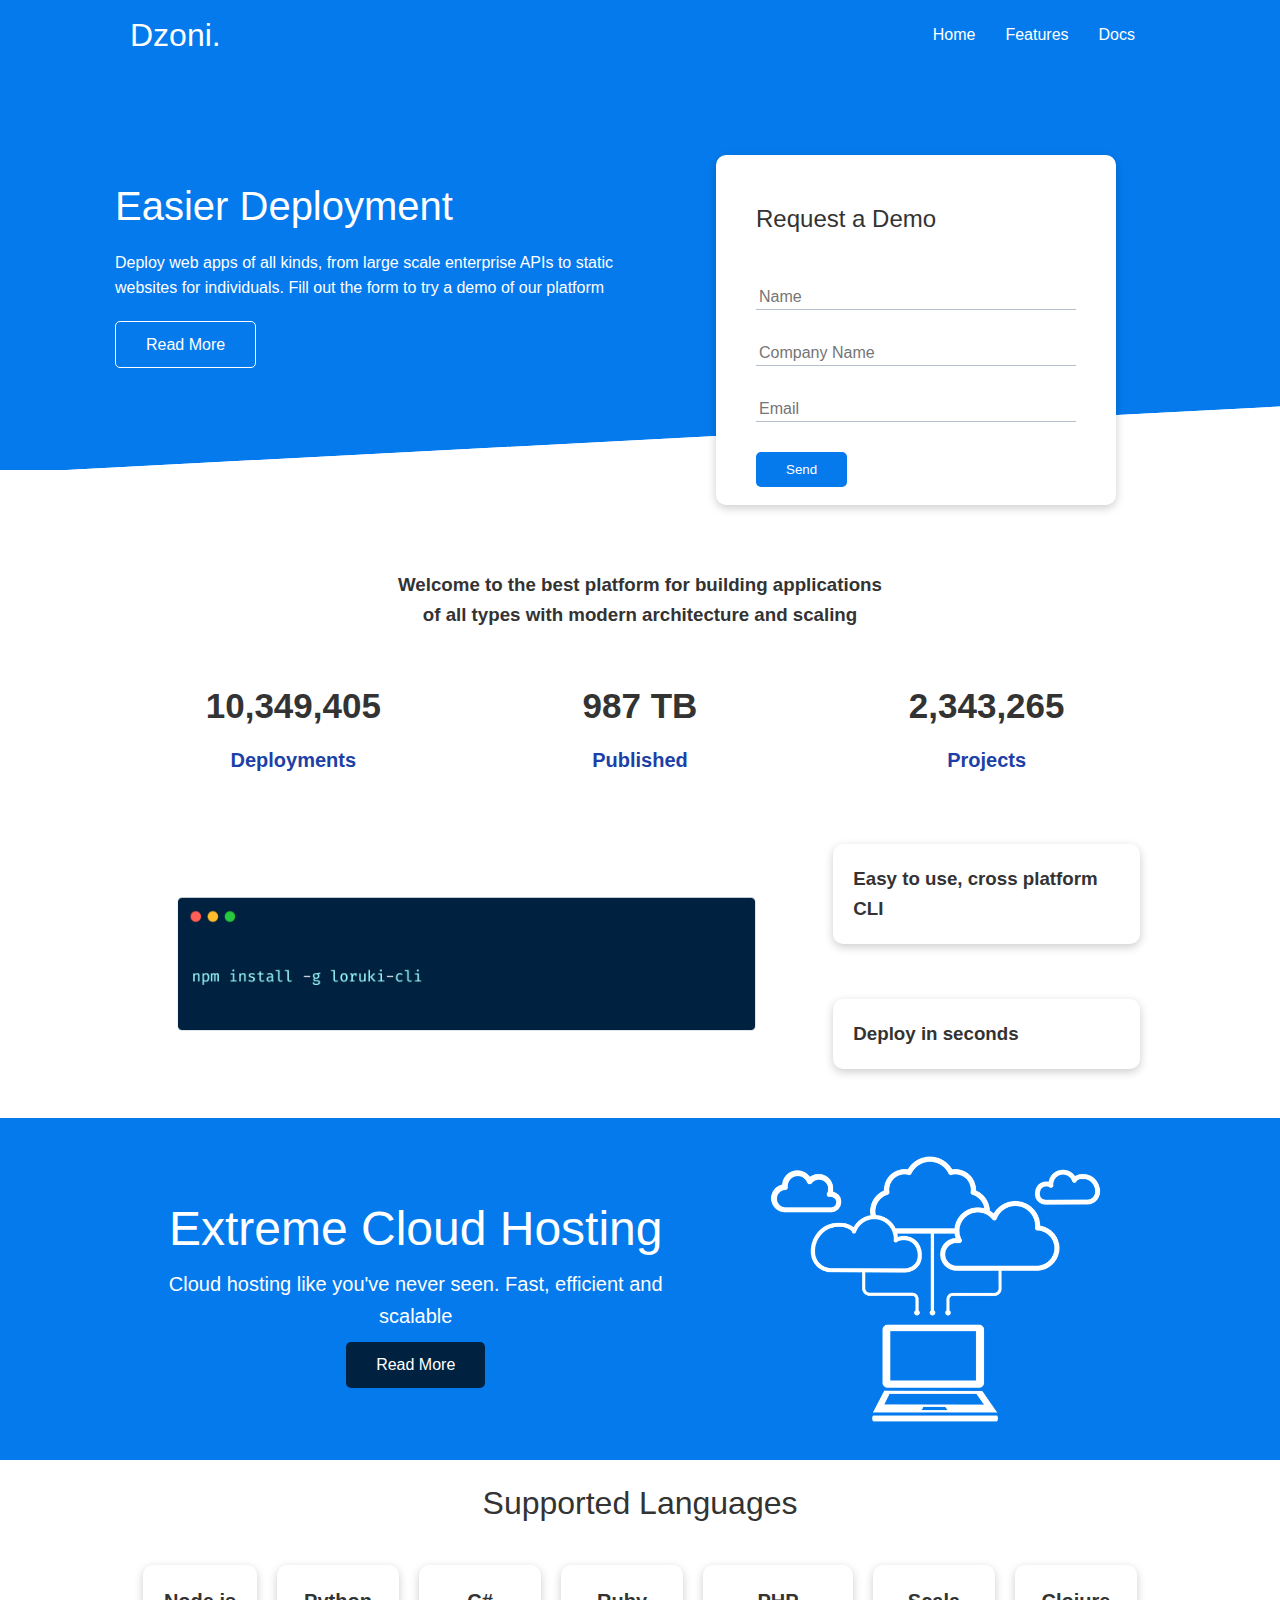
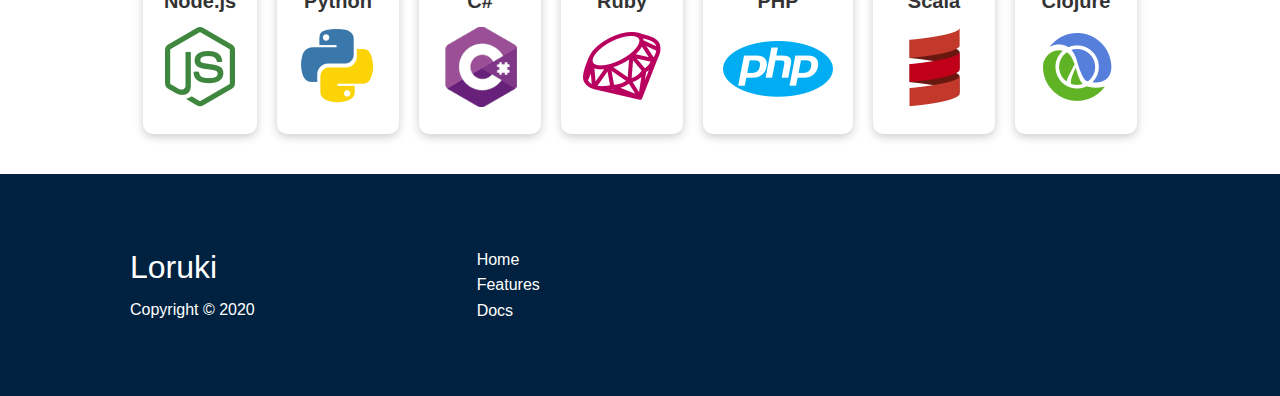
<file: index.html>
<!DOCTYPE html>
<html lang="en">
<head>
    <meta charset="UTF-8">
    <meta name="viewport" content="width=device-width, initial-scale=1.0">
    <link rel="stylesheet" href="https://cdnjs.cloudflare.com/ajax/libs/font-awesome/5.15.1/css/all.min.css" integrity="sha512-+4zCK9k+qNFUR5X+cKL9EIR+ZOhtIloNl9GIKS57V1MyNsYpYcUrUeQc9vNfzsWfV28IaLL3i96P9sdNyeRssA==" crossorigin="anonymous" />
    <link rel="stylesheet" href="css/utilities.css">
    <link rel="stylesheet" href="css/style.css">
    <title>Dzoni | Cloud Hosting For Everyone</title>
</head>
<body>
    <!-- Navbar -->
    <div class="navbar">
        <div class="container flex">
            <h1 class="logo">Dzoni.</h1>
            <nav>
                <ul>
                    <li><a href="index.html">Home</a></li>
                    <li><a href="features.html">Features</a></li>
                    <li><a href="docs.html">Docs</a></li>
                </ul>
            </nav>
        </div>
    </div>
    
    <!-- Showcase -->
    <section class="showcase">
        <div class="container grid">
            <div class="showcase-text">
                <h1>Easier Deployment</h1>
                <p>Deploy web apps of all kinds, from large scale enterprise APIs to static websites for individuals. Fill out the form to try a demo of our platform</p>
                <a href="features.html" class="btn btn-outline">Read More</a>
            </div>

            <div class="showcase-form card">
                <h2>Request a Demo</h2>
                 <!--  <form name="contact" netlify-honeypot="bot-field" method="POST" data-netlify="true">
                    <input type="hidden" name="form-name" value="contact">
                    <p class="hidden">
                        <label>Don’t fill this out if you're human: <input name="bot-field" /></label>
                      </p>
                    <div class="form-control">
                        <input type="text" name="name" placeholder="Name" required>
                    </div>
                    <div class="form-control">
                        <input type="text" name="company" placeholder="Company Name" required>
                    </div>
                    <div class="form-control">
                        <input type="email" name="email" placeholder="Email" required>
                    </div>
                    <input type="submit" value="Send" class="btn btn-primary">
                </form> -->
                <form name="contact" netlify-honeypot="bot-field" method="POST" data-netlify="true">
                    <input type="hidden" name="form-name" value="contact">
                    <p class="hidden">
                        <label>Don’t fill this out if you're human: <input name="bot-field" /></label>
                      </p>
                    <div class="form-control">
                        <input type="text" name="name" placeholder="Name" required>
                    </div>
                    <div class="form-control">
                        <input type="text" name="company" placeholder="Company Name" required>
                    </div>
                    <div class="form-control">
                        <input type="email" name="email" placeholder="Email" required>
                    </div>
                    <input type="submit" value="Send" class="btn btn-primary">
                </form>
            </div>
        </div>
    </section>

    <!-- Stats -->
    <section class="stats">
        <div class="container">
            <h3 class="stats-heading text-center my-1">
                Welcome to the best platform for building applications of all types with modern architecture and scaling
            </h3>

            <div class="grid grid-3 text-center my-4">
                <div>
                    <i class="fas fa-server fa-3x"></i>
                    <h3>10,349,405</h3>
                    <p class="text-secondary">Deployments</p>
                </div>
                <div>
                    <i class="fas fa-upload fa-3x"></i>
                    <h3>987 TB</h3>
                    <p class="text-secondary">Published</p>
                </div>
                <div>
                    <i class="fas fa-project-diagram fa-3x"></i>
                    <h3>2,343,265</h3>
                    <p class="text-secondary">Projects</p>
                </div>
            </div>
        </div>
    </section>

    <!-- Cli -->
    <section class="cli">
        <div class="container grid">
            <img src="images/cli.png" alt="">
            <div class="card">
                <h3>Easy to use, cross platform CLI</h3>
            </div>
            <div class="card">
                <h3>Deploy in seconds</h3>
            </div>
        </div>
    </section>

    <!-- Cloud -->
    <section class="cloud bg-primary my-2 py-2">
        <div class="container grid">
            <div class="text-center">
                <h2 class="lg">Extreme Cloud Hosting</h2>
                <p class="lead my-1">Cloud hosting like you've never seen. Fast, efficient and scalable</p>
                <a href="features.html" class="btn btn-dark">Read More</a>
            </div>
            <img src="images/cloud.png" alt="">
        </div>
    </section>

    <!-- Languages -->
    <section class="languages">
        <h2 class="md text-center my-2">
            Supported Languages
        </h2>
        <div class="container flex">
            <div class="card">
                <h4>Node.js</h4>
                <img src="images/logos/node.png" alt="">
            </div>
            <div class="card">
                <h4>Python</h4>
                <img src="images/logos/python.png" alt="">
              </div>
              <div class="card">
                <h4>C#</h4>
                <img src="images/logos/csharp.png" alt="">
              </div>
              <div class="card">
                <h4>Ruby</h4>
                <img src="images/logos/ruby.png" alt="">
              </div>
              <div class="card">
                <h4>PHP</h4>
                <img src="images/logos/php.png" alt="">
              </div>
              <div class="card">
                <h4>Scala</h4>
                <img src="images/logos/scala.png" alt="">
              </div>
              <div class="card">
                <h4>Clojure</h4>
                <img src="images/logos/clojure.png" alt="">
              </div>
        </div>
    </section>

    <!-- Footer -->
    <footer class="footer bg-dark py-5">
        <div class="container grid grid-3">
            <div>
                <h1>Loruki
                </h1>
                <p>Copyright &copy; 2020</p>
            </div>
            <nav>
                <ul>
                    <li><a href="index.html">Home</a></li>
                    <li><a href="features.html">Features</a></li>
                    <li><a href="docs.html">Docs</a></li>
                </ul>
            </nav>
            <div class="social">
                <a href="#"><i class="fab fa-github fa-2x"></i></a>
                <a href="#"><i class="fab fa-facebook fa-2x"></i></a>
                <a href="#"><i class="fab fa-instagram fa-2x"></i></a>
                <a href="#"><i class="fab fa-twitter fa-2x"></i></a>
            </div>
        </div>
    </footer>
</body>
</html>
</file>
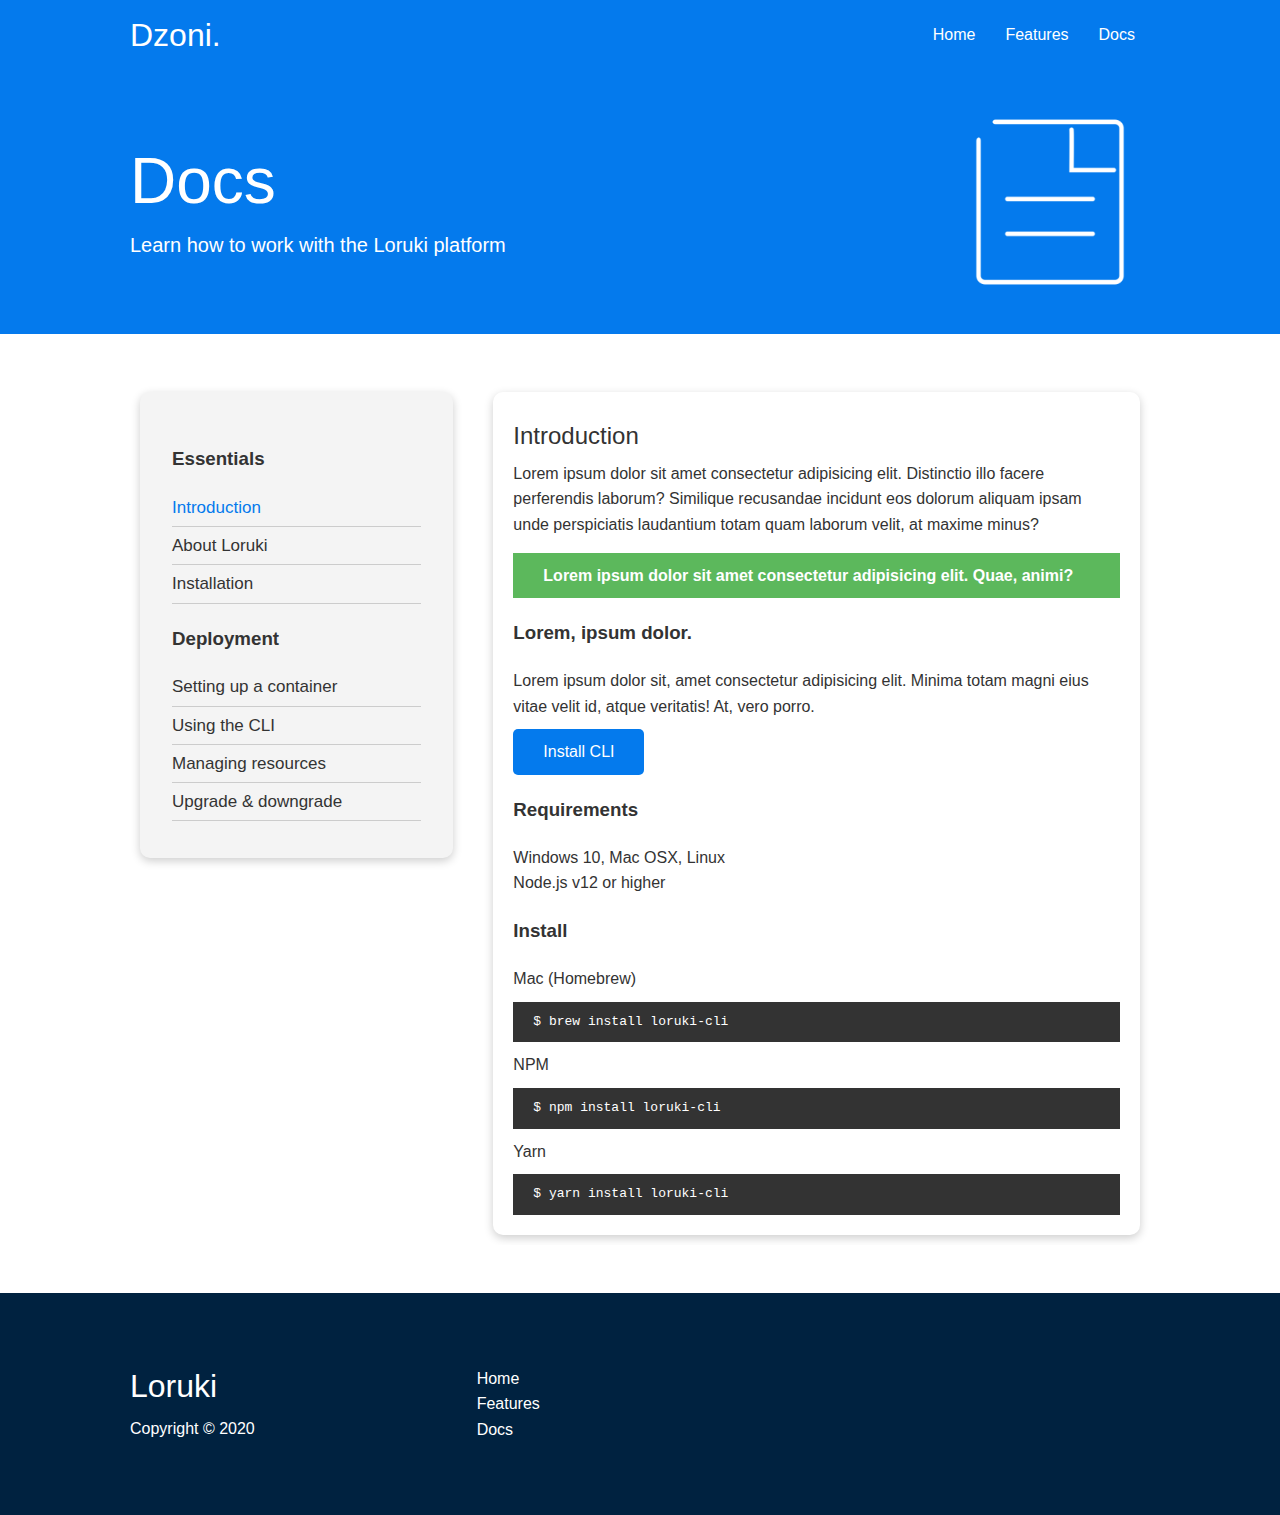
<file: docs.html>
<!DOCTYPE html>
<html lang="en">
<head>
    <meta charset="UTF-8">
    <meta name="viewport" content="width=device-width, initial-scale=1.0">
    <link rel="stylesheet" href="https://cdnjs.cloudflare.com/ajax/libs/font-awesome/5.15.1/css/all.min.css" integrity="sha512-+4zCK9k+qNFUR5X+cKL9EIR+ZOhtIloNl9GIKS57V1MyNsYpYcUrUeQc9vNfzsWfV28IaLL3i96P9sdNyeRssA==" crossorigin="anonymous" />
    <link rel="stylesheet" href="css/utilities.css">
    <link rel="stylesheet" href="css/style.css">
    <title>Loruki | Cloud Hosting For Everyone</title>
</head>
<body>
    <!-- Navbar -->
    <div class="navbar">
        <div class="container flex">
            <h1 class="logo">Dzoni.</h1>
            <nav>
                <ul>
                    <li><a href="index.html">Home</a></li>
                    <li><a href="features.html">Features</a></li>
                    <li><a href="docs.html">Docs</a></li>
                </ul>
            </nav>
        </div>
    </div>

    <!-- Head -->
    <section class="docs-head bg-primary py-3">
        <div class="container grid">
            <div>
                <h1 class="xl">Docs</h1>
                <p class="lead">
                    Learn how to work with the Loruki platform
                </p>
            </div>
            <img src="images/docs.png" alt="">
        </div>
    </section>

    <!-- Docs main -->
    <section class="docs-main my-4">
        <div class="container grid">
            <div class="card bg-light p-3">
                <h3 class="my-2">Essentials</h3>
                <nav>
                    <ul>
                        <li><a class="text-primary" href="#">Introduction</a></li>
                        <li><a href="#">About Loruki</a></li>
                        <li><a href="#">Installation</a></li>
                    </ul>
                </nav>

                <h3 class="my-2">Deployment</h3>
                <nav>
                    <ul>
                        <li><a href="#">Setting up a container</a></li>
							<li><a href="#">Using the CLI</a></li>
							<li><a href="#">Managing resources</a></li>
							<li><a href="#">Upgrade & downgrade</a></li>
                    </ul>
                </nav>
            </div>
            <div class="card">
                <h2>Introduction</h2>
                <p>Lorem ipsum dolor sit amet consectetur adipisicing elit. Distinctio illo facere perferendis laborum? Similique recusandae incidunt eos dolorum aliquam ipsam unde perspiciatis laudantium totam quam laborum velit, at maxime minus?</p>

                <div class="alert alert-success">
                    <i class="fas fa-info"></i> Lorem ipsum dolor sit amet consectetur adipisicing elit. Quae, animi?
                </div>

                <h3>Lorem, ipsum dolor.</h3>
                <p>Lorem ipsum dolor sit, amet consectetur adipisicing elit. Minima totam magni eius vitae velit id, atque veritatis! At, vero porro.</p>
                <a href="#" class="btn btn-primary">Install CLI</a>

                <h3>Requirements</h3>
                <ul>
                    <li>Windows 10, Mac OSX, Linux</li>
                    <li>Node.js v12 or higher</li>
                </ul>

                <h3>Install</h3>
                <p>Mac (Homebrew)</p>
                <pre><code>$ brew install loruki-cli</code></pre>
                <p>NPM</p>
                <pre><code>$ npm install loruki-cli</code></pre>
                <p>Yarn</p>
                <pre><code>$ yarn install loruki-cli</code></pre>

            </div>
        </div>
    </section>
    
    <!-- Footer -->
    <footer class="footer bg-dark py-5">
        <div class="container grid grid-3">
            <div>
                <h1>Loruki
                </h1>
                <p>Copyright &copy; 2020</p>
            </div>
            <nav>
                <ul>
                    <li><a href="index.html">Home</a></li>
                    <li><a href="features.html">Features</a></li>
                    <li><a href="docs.html">Docs</a></li>
                </ul>
            </nav>
            <div class="social">
                <a href="#"><i class="fab fa-github fa-2x"></i></a>
                <a href="#"><i class="fab fa-facebook fa-2x"></i></a>
                <a href="#"><i class="fab fa-instagram fa-2x"></i></a>
                <a href="#"><i class="fab fa-twitter fa-2x"></i></a>
            </div>
        </div>
    </footer>
</body>
</html>
</file>
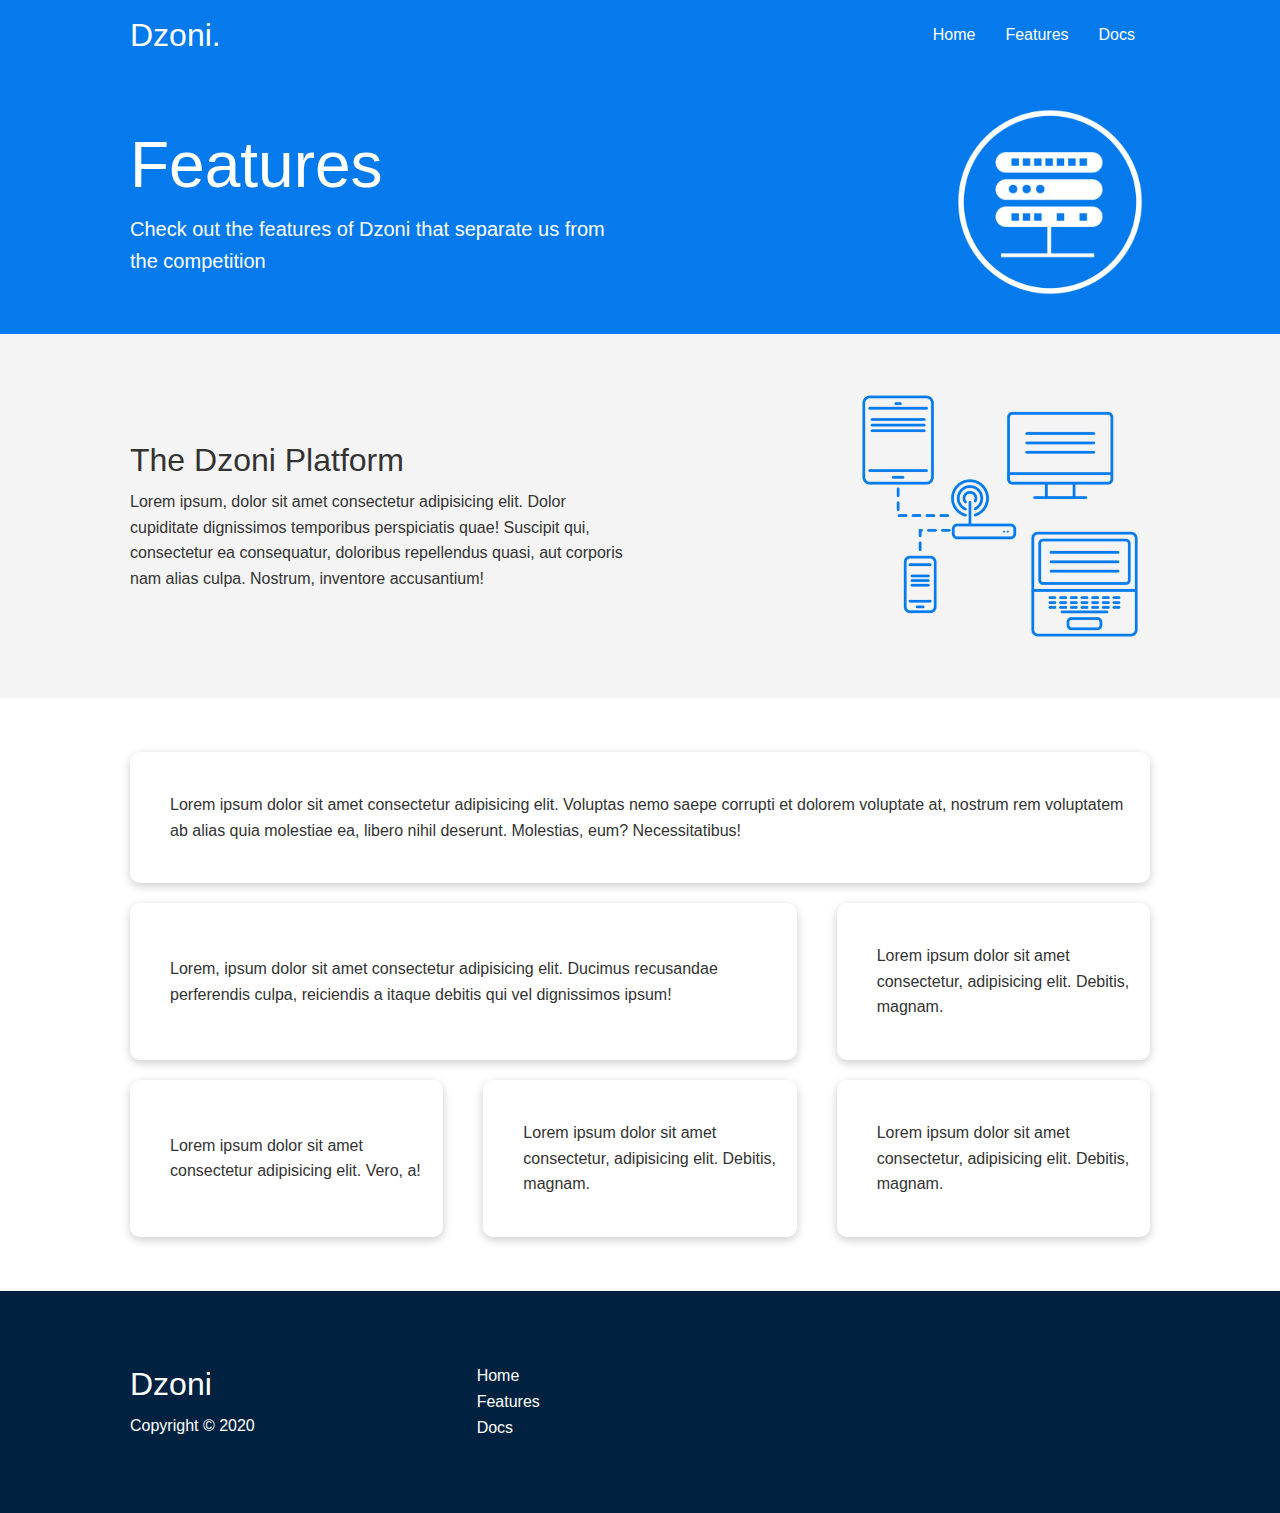
<file: features.html>
<!DOCTYPE html>
<html lang="en">
<head>
    <meta charset="UTF-8">
    <meta name="viewport" content="width=device-width, initial-scale=1.0">
    <link rel="stylesheet" href="https://cdnjs.cloudflare.com/ajax/libs/font-awesome/5.15.1/css/all.min.css" integrity="sha512-+4zCK9k+qNFUR5X+cKL9EIR+ZOhtIloNl9GIKS57V1MyNsYpYcUrUeQc9vNfzsWfV28IaLL3i96P9sdNyeRssA==" crossorigin="anonymous" />
    <link rel="stylesheet" href="css/utilities.css">
    <link rel="stylesheet" href="css/style.css">
    <title>Dzoni | Cloud Hosting For Everyone</title>
</head>
<body>
    <!-- Navbar -->
    <div class="navbar">
        <div class="container flex">
            <h1 class="logo">Dzoni.</h1>
            <nav>
                <ul>
                    <li><a href="index.html">Home</a></li>
                    <li><a href="features.html">Features</a></li>
                    <li><a href="docs.html">Docs</a></li>
                </ul>
            </nav>
        </div>
    </div>

    <!-- Head -->
    <section class="features-head bg-primary py-3">
        <div class="container grid">
            <div>
                <h1 class="xl">Features</h1>
                <p class="lead">
                    Check out the features of Dzoni that separate us from the
						competition
                </p>
            </div>
            <img src="images/server.png" alt="">
        </div>
    </section>

    <!-- Sub head -->
    <section class="features-sub-head bg-light py-3">
        <div class="container grid">
            <div>
                <h1 class="md">The Dzoni Platform</h1>
                <p>
                    Lorem ipsum, dolor sit amet consectetur adipisicing elit. Dolor cupiditate dignissimos temporibus perspiciatis quae! Suscipit qui, consectetur ea consequatur, doloribus repellendus quasi, aut corporis nam alias culpa. Nostrum, inventore accusantium!
                </p>
            </div>
            <img src="images/server2.png" alt="">
        </div>
    </section>

    <section class="features-main my-2">
        <div class="container grid grid-3">
            <div class="card flex">
                <i class="fas fa-server fa-3x"></i>
                <p>Lorem ipsum dolor sit amet consectetur adipisicing elit. Voluptas nemo saepe corrupti et dolorem voluptate at, nostrum rem voluptatem ab alias quia molestiae ea, libero nihil deserunt. Molestias, eum? Necessitatibus!</p>
            </div>
            <div class="card flex">
                <i class="fas fa-network-wired fa-3x"></i>
                <p>
                    Lorem, ipsum dolor sit amet consectetur adipisicing elit. Ducimus
                    recusandae perferendis culpa, reiciendis a itaque debitis qui vel
                    dignissimos ipsum!
                </p>
            </div>
            <div class="card flex">
                <i class="fas fa-laptop-code fa-3x"></i>
                <p>
                    Lorem ipsum dolor sit amet consectetur, adipisicing elit. Debitis,
                    magnam.
                </p>
            </div>
            <div class="card flex">
                <i class="fas fa-database fa-3x"></i>
                <p>
                    Lorem ipsum dolor sit amet consectetur adipisicing elit. Vero, a!
                </p>
            </div>
            <div class="card flex">
                <i class="fas fa-power-off fa-3x"></i>
                <p>
                    Lorem ipsum dolor sit amet consectetur, adipisicing elit. Debitis,
                    magnam.
                </p>
            </div>
            <div class="card flex">
                <i class="fas fa-upload fa-3x"></i>
                <p>
                    Lorem ipsum dolor sit amet consectetur, adipisicing elit. Debitis,
                    magnam.
                </p>
            </div>
        </div>
    </section>

    <!-- Footer -->
    <footer class="footer bg-dark py-5">
        <div class="container grid grid-3">
            <div>
                <h1>Dzoni
                </h1>
                <p>Copyright &copy; 2020</p>
            </div>
            <nav>
                <ul>
                    <li><a href="index.html">Home</a></li>
                    <li><a href="features.html">Features</a></li>
                    <li><a href="docs.html">Docs</a></li>
                </ul>
            </nav>
            <div class="social">
                <a href="#"><i class="fab fa-github fa-2x"></i></a>
                <a href="#"><i class="fab fa-facebook fa-2x"></i></a>
                <a href="#"><i class="fab fa-instagram fa-2x"></i></a>
                <a href="#"><i class="fab fa-twitter fa-2x"></i></a>
            </div>
        </div>
    </footer>
</body>
</html>
</file>
<file: css/utilities.css>
/* Utilities */
.container {
    max-width: 1100px;
    margin: 0 auto;
    overflow: auto;
    padding: 0 40px;
}

.card {
    background-color: #fff;
    color: #333;
    border-radius: 10px;
    box-shadow: 0 3px 10px rgba(0, 0, 0, 0.2);
    padding: 20px;
    margin: 10px;
}

.btn {
    display: inline-block;
    padding: 10px 30px;
    cursor: pointer;
    background: var(--primary-color);
    color: #fff;
    border: none;
    border-radius: 5px;
}

.btn-outline {
    background-color: transparent;
    border: 1px solid #fff;
}

.btn:hover {
    transform: scale(0.98);
}

/* backgorunds & colored buttons */
.bg-primary,
.btn-primary {
  background-color: var(--primary-color);
  color: #fff;
}

.bg-secondary,
.btn-secondary {
  background-color: var(--secondary-color);
  color: #fff;
}

.bg-dark,
.btn-dark {
  background-color: var(--dark-color);
  color: #fff;
}

.bg-light,
.btn-light {
  background-color: var(--light-color);
  color: #333;
}

.bg-primary a,
.btn-primary a,
.bg-secondary a,
.btn-secondary a,
.bg-dark a,
.btn-dark a {
  color: #fff;
}

.text-center {
    text-align: center;
}

/* Text Color */
.text-primary {
    color: var(--primary-color);
}
  
.text-secondary {
    color: var(--secondary-color);
}
  
.text-dark {
    color: var(--dark-color);
}
  
.text-light {
    color: var(--light-color);
}

/* Text sizes */
.lead {
    font-size: 20px;
  }
  
  .sm {
    font-size: 1rem;
  }
  
  .md {
    font-size: 2rem;
  }
  
  .lg {
    font-size: 3rem;
  }
  
  .xl {
    font-size: 4rem;
  }
  
  .text-center {
    text-align: center;
  }

.flex {
    display: flex;
    justify-content: center;
    align-items: center;
    height: 100%;
}

.grid {
    display: grid;
    grid-template-columns: repeat(2, 1fr);
    gap: 20px;
    justify-content: center;
    align-items: center;
    height: 100%;
}

.grid-3 {
    grid-template-columns: repeat(3, 1fr);    
}

/* Alert */
.alert {
    background-color: var(--light-color);
    padding: 10px 20px;
    font-weight: bold;
    margin: 15px 0;
}

.alert i {
    margin-right: 10px;
}

.alert-success {
    background-color: var(--success-color);
    color: #fff;
}

.aler-error {
    background-color: var(--success-color);
    color: #fff;
}

/* Margins */
.my-2 {
    margin: 1.5rem 0;
 }
  
.my-3 {
    margin: 2rem 0;
}
  
.my-4 {
    margin: 3rem 0;
}
  
  .my-5 {
    margin: 4rem 0;
  }
  
  .m-1 {
    margin: 1rem;
  }
  
  .m-2 {
    margin: 1.5rem;
  }
  
  .m-3 {
    margin: 2rem;
  }
  
  .m-4 {
    margin: 3rem;
  }
  
  .m-5 {
    margin: 4rem;
  }
  
  /* Padding */
  .py-1 {
    padding: 1rem 0;
  }
  
  .py-2 {
    padding: 1.5rem 0;
  }
  
  .py-3 {
    padding: 2rem 0;
  }
  
  .py-4 {
    padding: 3rem 0;
  }
  
  .py-5 {
    padding: 4rem 0;
  }
  
  .p-1 {
    padding: 1rem;
  }
  
  .p-2 {
    padding: 1.5rem;
  }
  
  .p-3 {
    padding: 2rem;
  }
  
  .p-4 {
    padding: 3rem;
  }
  
  .p-5 {
    padding: 4rem;
  }
</file>
<file: css/style.css>
@import url('https://fonts.googleapis.com/css2?family=Lato:wght@300&display=swap');


:root {
    --primary-color: #047aed;
    --secondary-color: #1c3fa8;
    --dark-color: #002240;
    --light-color: #f4f4f4;
    --success-color: #5cb85c;
    --error-color: #d9534f;
}

* {
    box-sizing: border-box;
    padding: 0;
    margin: 0;
}

body {
    font-family: 'Loto',sans-serif;
    color: #333;
    line-height: 1.6;
}

ul {
    list-style-type: none;
}

a {
    text-decoration: none;
    color: #333;
}

h1, h2 {
    font-weight: 300;
    line-height: 1.2;
    margin: 10px 0;
}

p {
    margin: 10px 0;
}

img {
    width: 100%;
}

code, pre {
    background: #333;
    color: #fff;
    padding: 10px;
}

.hidden {
   visibility: hidden; 
   height: 0;
}

/* Navbar */
.navbar {
    background-color: var(--primary-color);
    color: #fff;
    height: 70px;
}

.navbar ul {
    display: flex;
}

.navbar a {
    color: #fff;
    padding: 10px;
    margin: 0 5px;
}

.navbar a:hover {
    border-bottom: 2px #fff solid;
}

.navbar .flex {
    justify-content: space-between;
}

/* Showcase */
.showcase {
    height: 400px;
    background-color: #047aed;
    color: #fff;
    position: relative;
}

.showcase-text {
    animation: slideInFromLeft 1s ease-in;
}

.showcase h1 {
    font-size: 40px;
}

.showcase p {
    margin: 20px 0;
}

.showcase .grid {
    overflow: visible;
    grid-template-columns: 55% 45%;
    gap: 30px;
}

.showcase-form {
    position: relative;
    top: 60px;
    height: 350px;
    width: 400px;
    padding: 40px;
    z-index: 100;
    justify-content: flex-end;
    animation: slideInFromRight 1s ease-in;
}

.showcase-form .form-control {
    margin: 30px 0;
}

.showcase-form input[type='text'],
.showcase-form input[type='email'] {
    border: 0;
    border-bottom: 1px solid #b4becb;
    width: 100%;
    padding: 3px;
    font-size: 16px;
}

.showcase-form input:focus {
    outline: none;
}

.showcase::before,.showcase::after {
    content: '';
    position: absolute;
    height: 100px;
    bottom: -70px;
    right: 0;
    left: 0;
    background: #fff;
    transform: skewY(-3deg);
    -webkit-transform: skewY(-3deg);
    -moz-transform: skewY(-3deg);
    -ms-transform: skewY(-3deg);
}

/* Stats */
.stats {
    padding-top: 100px;
    animation: slideInFromBottom 1s ease-in;
}

.stats-heading {
    max-width: 500px;
    margin: auto;
}

.stats .grid h3 {
    font-size: 35px;
}

.stats .grid p {
    font-size: 20px;
    font-weight: bold;
}

/* Cli */
.cli .grid {
    grid-template-columns: repeat(3, 1fr);
    grid-template-rows: repeat(2, 1fr);
}

.cli .grid > *:first-child {
    grid-column: 1 /span 2;
    grid-row: 1 / span 2;
}

/* Cloud */
.cloud .grid {
    grid-template-columns: 4fr 3fr;
}

/* Languages */
.languages .flex {
    flex-wrap: wrap;
}

.languages .card {
    text-align: center;
    margin: 18px 10px 40px;
    transition: transform 0.2s ease-in;
}

.languages .card h4 {
    font-size: 20px;
    margin-bottom: 10px;
}

.languages .card:hover {
    transform: translateY(-15px);
}

/* Features */
.features-head img, .docs-head img {
    width: 200px;
    justify-self: flex-end;
}

.features-head .h1 {
    color: black;
}

.features-sub-head img {
    width: 300px;
    justify-self: flex-end;
}

.features-main .card > i{
    margin-right: 20px;
}

.features-main .grid {
    padding: 30px;
}

.features-main .grid > *:first-child {
    grid-column: 1/span 3;
}

.features-main .grid > *:nth-child(2) {
    grid-column: 1/span 2;
}

/* Docs */
.docs-main h3 {
    margin: 20px 0;
}

.docs-main .grid {
    grid-template-columns: 1fr 2fr;
    align-items: flex-start;
}

.docs-main nav li{
    font-size: 17px;
    padding-bottom: 5px;
    margin-bottom: 5px;
    border-bottom: 1px solid #ccc;
}

.docs-main a:hover {
    font-weight: bold;
}


/* Footer */
.footer .social a {
    margin: 0 10px;
}

/* Animations */
@keyframes slideInFromLeft {
    0% {
        transform: translateX(-100%);
    }
    
    100% {
        transform: translateX(0);
    }
}

@keyframes slideInFromRight {
    0% {
        transform: translateX(100%);
    }
    
    100% {
        transform: translateX(0);
    }
}

@keyframes slideInFromTop {
    0% {
        transform: translateY(-100%);
    }
    
    100% {
        transform: translateX(0);
    }
}

@keyframes slideInFromBottom {
    0% {
        transform: translateY(100%);
    }
    
    100% {
        transform: translateX(0);
    }
}

/* Tablets and under */
@media(max-width: 768px) {
     .grid,
     .showcase .grid,
     .stats .grid,
     .cli .grid,
     .cloud .grid,
     .features-main .grid,
     .docs-main .grid {
        grid-template-columns: 1fr;
        grid-template-rows: 1fr;
    }

    .showcase {
        height: auto;
    }

    .showcase-text{
        text-align: center;
        margin-top: 40px;
        animation: slideInFromTop 1s ease-in;
    }

    .showcase-form {
        justify-self: center;
        margin: auto;
        animation: slideInFromBottom 1s ease-in;
    }

    .cli .grid > *:first-child {
        grid-column: 1;
        grid-row: 1;
    }

    .features-head,
    .features-sub-head,
    .docs-head {
        text-align: center;
    }

    .features-head img,
    .features-sub-head img,
    .docs-head img {
        justify-self: center;
    }

    .features-main .grid >*:first-child,
    .features-main .grid >*:nth-child(2) {
        grid-column: 1;
    }
}

/* Mobile */
@media(max-width: 500px) {
    .navbar {
        height: 110px;
    }

    .navbar .flex {
        flex-direction: column;
    }

    .navbar ul {
        padding: 10px;
        background-color: rgba(0, 0, 0, 0.1);
    }
}
</file>
